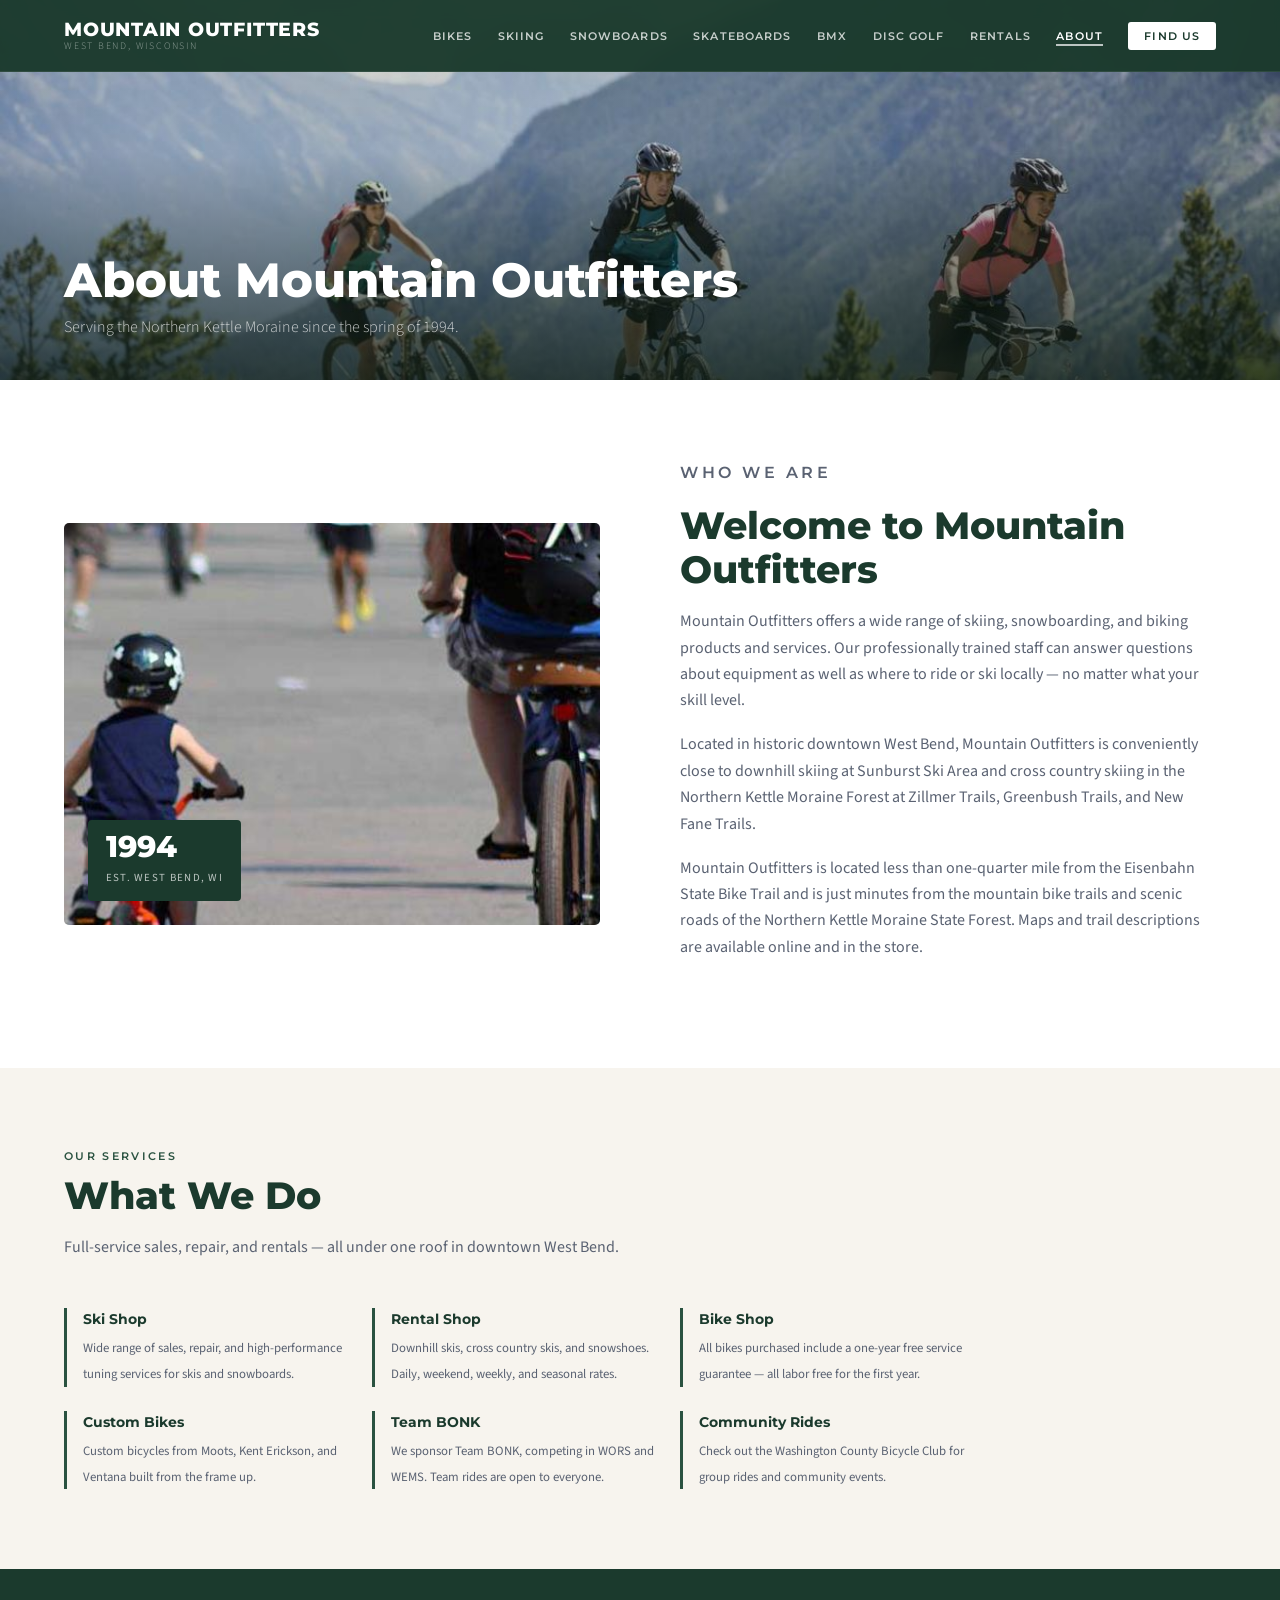
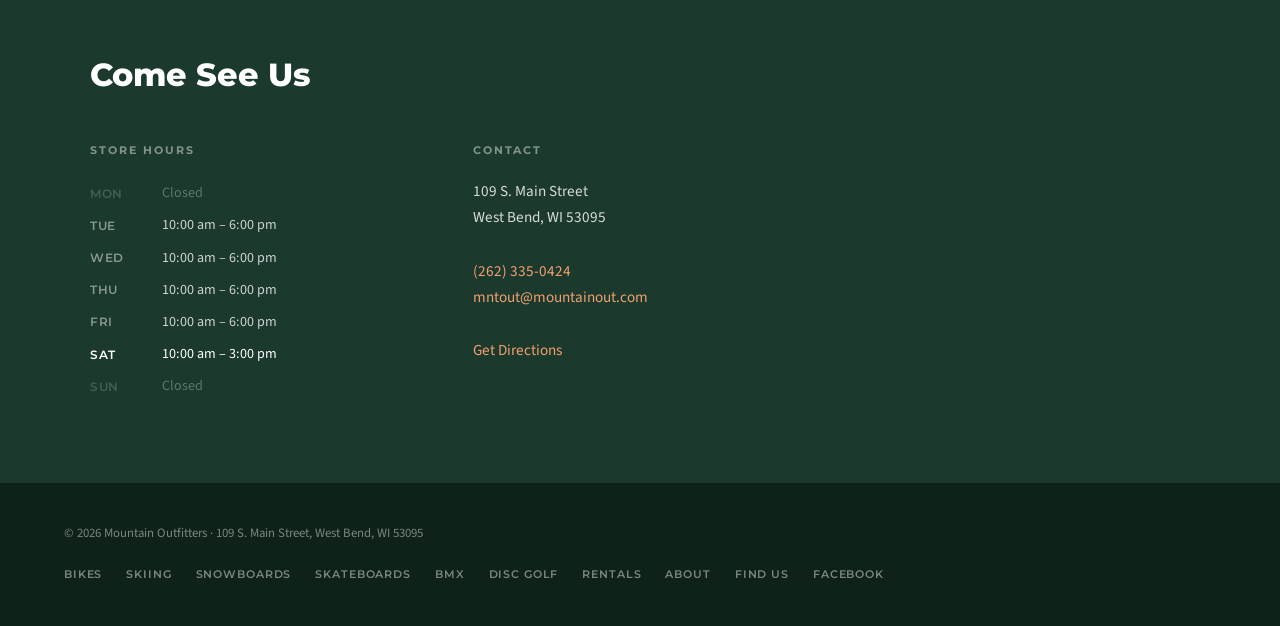
<file: about.html>
<!DOCTYPE html>
<html lang="en">
<head>
  <meta charset="UTF-8" />
  <meta name="viewport" content="width=device-width, initial-scale=1.0" />
  <title>About Us | Mountain Outfitters | West Bend, WI</title>
  <meta name="description" content="Mountain Outfitters has been serving the Northern Kettle Moraine since 1994. Learn about our history, our staff, and our commitment to the West Bend outdoor community." />
  <link rel="canonical" href="https://www.mountainout.com/about.html" />
  <link rel="preconnect" href="https://fonts.googleapis.com" />
  <link rel="preconnect" href="https://fonts.gstatic.com" crossorigin />
  <link href="https://fonts.googleapis.com/css2?family=Montserrat:wght@400;600;700;800&family=Source+Sans+3:wght@300;400;600&display=swap" rel="stylesheet" />
  <link rel="stylesheet" href="style.css" />
</head>
<body>

<nav class="nav">
  <a href="index.html" class="nav-logo">
    <span class="nav-logo-main">Mountain Outfitters</span>
    <span class="nav-logo-sub">West Bend, Wisconsin</span>
  </a>
  <ul class="nav-links">
    <li><a href="bikes.html">Bikes</a></li>
    <li><a href="skiing.html">Skiing</a></li>
    <li><a href="snowboards.html">Snowboards</a></li>
    <li><a href="skateboards.html">Skateboards</a></li>
    <li><a href="bmx.html">BMX</a></li>
    <li><a href="disc-golf.html">Disc Golf</a></li>
    <li><a href="rentals.html">Rentals</a></li>
    <li><a href="about.html" class="active">About</a></li>
    <li class="nav-cta"><a href="find-us.html">Find Us</a></li>
  </ul>
  <button class="nav-hamburger" aria-label="Open menu" onclick="toggleMenu()">
    <span></span><span></span><span></span>
  </button>
</nav>

<div class="mobile-menu" id="mobileMenu">
  <a href="bikes.html" onclick="toggleMenu()">Bikes</a>
  <a href="skiing.html" onclick="toggleMenu()">Skiing</a>
  <a href="snowboards.html" onclick="toggleMenu()">Snowboards</a>
  <a href="skateboards.html" onclick="toggleMenu()">Skateboards</a>
  <a href="bmx.html" onclick="toggleMenu()">BMX</a>
  <a href="disc-golf.html" onclick="toggleMenu()">Disc Golf</a>
  <a href="rentals.html" onclick="toggleMenu()">Rentals</a>
  <a href="about.html" onclick="toggleMenu()">About</a>
  <a href="find-us.html" onclick="toggleMenu()">Find Us</a>
</div>

<div class="page-header">
  <img class="page-header-img" src="images/store-main.jpg" alt="Mountain Outfitters storefront — 109 S. Main Street, West Bend, WI" loading="eager" />
  <div class="page-header-overlay"></div>
  <div class="page-header-content">
    <h1>About Mountain Outfitters</h1>
    <p>Serving the Northern Kettle Moraine since the spring of 1994.</p>
  </div>
</div>

<section style="background: var(--white);">
  <div class="about-inner">
    <div class="about-img-wrap">
      <img src="images/about1.jpg" alt="Mountain Outfitters — West Bend's ski and cycle resource center" loading="lazy" />
      <div class="about-year">
        <strong>1994</strong>
        <span>Est. West Bend, WI</span>
      </div>
    </div>
    <div class="about-text">
      <p class="section-label">Who We Are</p>
      <h2 class="section-title">Welcome to Mountain Outfitters</h2>
      <p>Mountain Outfitters offers a wide range of skiing, snowboarding, and biking products and services. Our professionally trained staff can answer questions about equipment as well as where to ride or ski locally — no matter what your skill level.</p>
      <p>Located in historic downtown West Bend, Mountain Outfitters is conveniently close to downhill skiing at Sunburst Ski Area and cross country skiing in the Northern Kettle Moraine Forest at Zillmer Trails, Greenbush Trails, and New Fane Trails.</p>
      <p>Mountain Outfitters is located less than one-quarter mile from the Eisenbahn State Bike Trail and is just minutes from the mountain bike trails and scenic roads of the Northern Kettle Moraine State Forest. Maps and trail descriptions are available online and in the store.</p>
    </div>
  </div>
</section>

<section style="background: var(--cream);">
  <p class="section-label">Our Services</p>
  <h2 class="section-title">What We Do</h2>
  <p class="section-intro">Full-service sales, repair, and rentals — all under one roof in downtown West Bend.</p>
  <div class="about-highlights" style="max-width:900px; display:grid; grid-template-columns: repeat(3,1fr); gap:1.5rem;">
    <div class="highlight">
      <strong>Ski Shop</strong>
      <span>Wide range of sales, repair, and high-performance tuning services for skis and snowboards.</span>
    </div>
    <div class="highlight">
      <strong>Rental Shop</strong>
      <span>Downhill skis, cross country skis, and snowshoes. Daily, weekend, weekly, and seasonal rates.</span>
    </div>
    <div class="highlight">
      <strong>Bike Shop</strong>
      <span>All bikes purchased include a one-year free service guarantee — all labor free for the first year.</span>
    </div>
    <div class="highlight">
      <strong>Custom Bikes</strong>
      <span>Custom bicycles from Moots, Kent Erickson, and Ventana built from the frame up.</span>
    </div>
    <div class="highlight">
      <strong>Team BONK</strong>
      <span>We sponsor Team BONK, competing in WORS and WEMS. Team rides are open to everyone.</span>
    </div>
    <div class="highlight">
      <strong>Community Rides</strong>
      <span>Check out the Washington County Bicycle Club for group rides and community events.</span>
    </div>
  </div>
</section>

<section class="contact-band">
  <div class="contact-inner">
    <h2>Come See Us</h2>
    <div class="contact-block">
      <h3>Store Hours</h3>
      <table class="hours-table">
        <tbody>
          <tr class="closed"><td>Mon</td><td>Closed</td></tr>
          <tr><td>Tue</td><td>10:00 am &ndash; 6:00 pm</td></tr>
          <tr><td>Wed</td><td>10:00 am &ndash; 6:00 pm</td></tr>
          <tr><td>Thu</td><td>10:00 am &ndash; 6:00 pm</td></tr>
          <tr><td>Fri</td><td>10:00 am &ndash; 6:00 pm</td></tr>
          <tr><td>Sat</td><td>10:00 am &ndash; 3:00 pm</td></tr>
          <tr class="closed"><td>Sun</td><td>Closed</td></tr>
        </tbody>
      </table>
    </div>
    <div class="contact-block">
      <h3>Contact</h3>
      <address>
        109 S. Main Street<br />
        West Bend, WI 53095<br /><br />
        <a href="tel:+12623350424">(262) 335-0424</a><br />
        <a href="mailto:mntout@mountainout.com">mntout@mountainout.com</a><br /><br />
        <a href="find-us.html">Get Directions</a>
      </address>
    </div>
  </div>
</section>

<footer>
  <p>&copy; <span id="yr"></span> Mountain Outfitters &middot; 109 S. Main Street, West Bend, WI 53095</p>
  <ul class="footer-links">
    <li><a href="bikes.html">Bikes</a></li>
    <li><a href="skiing.html">Skiing</a></li>
    <li><a href="snowboards.html">Snowboards</a></li>
    <li><a href="skateboards.html">Skateboards</a></li>
    <li><a href="bmx.html">BMX</a></li>
    <li><a href="disc-golf.html">Disc Golf</a></li>
    <li><a href="rentals.html">Rentals</a></li>
    <li><a href="about.html">About</a></li>
    <li><a href="find-us.html">Find Us</a></li>
    <li><a href="https://www.facebook.com/MountainOut/" target="_blank" rel="noopener">Facebook</a></li>
  </ul>
</footer>

<script>
  document.getElementById('yr').textContent = new Date().getFullYear();
  function toggleMenu() { document.getElementById('mobileMenu').classList.toggle('open'); }
  document.addEventListener('click', function(e) {
    const menu = document.getElementById('mobileMenu');
    if (menu.classList.contains('open') && !menu.contains(e.target) && !e.target.closest('.nav-hamburger')) menu.classList.remove('open');
  });
  const days = ['sun','mon','tue','wed','thu','fri','sat'];
  const today = days[new Date().getDay()];
  document.querySelectorAll('.hours-table tr td:first-child').forEach(td => {
    if (td.textContent.toLowerCase() === today) { td.closest('tr').classList.add('today'); td.closest('tr').classList.remove('closed'); }
  });
</script>
</body>
</html>
</file>
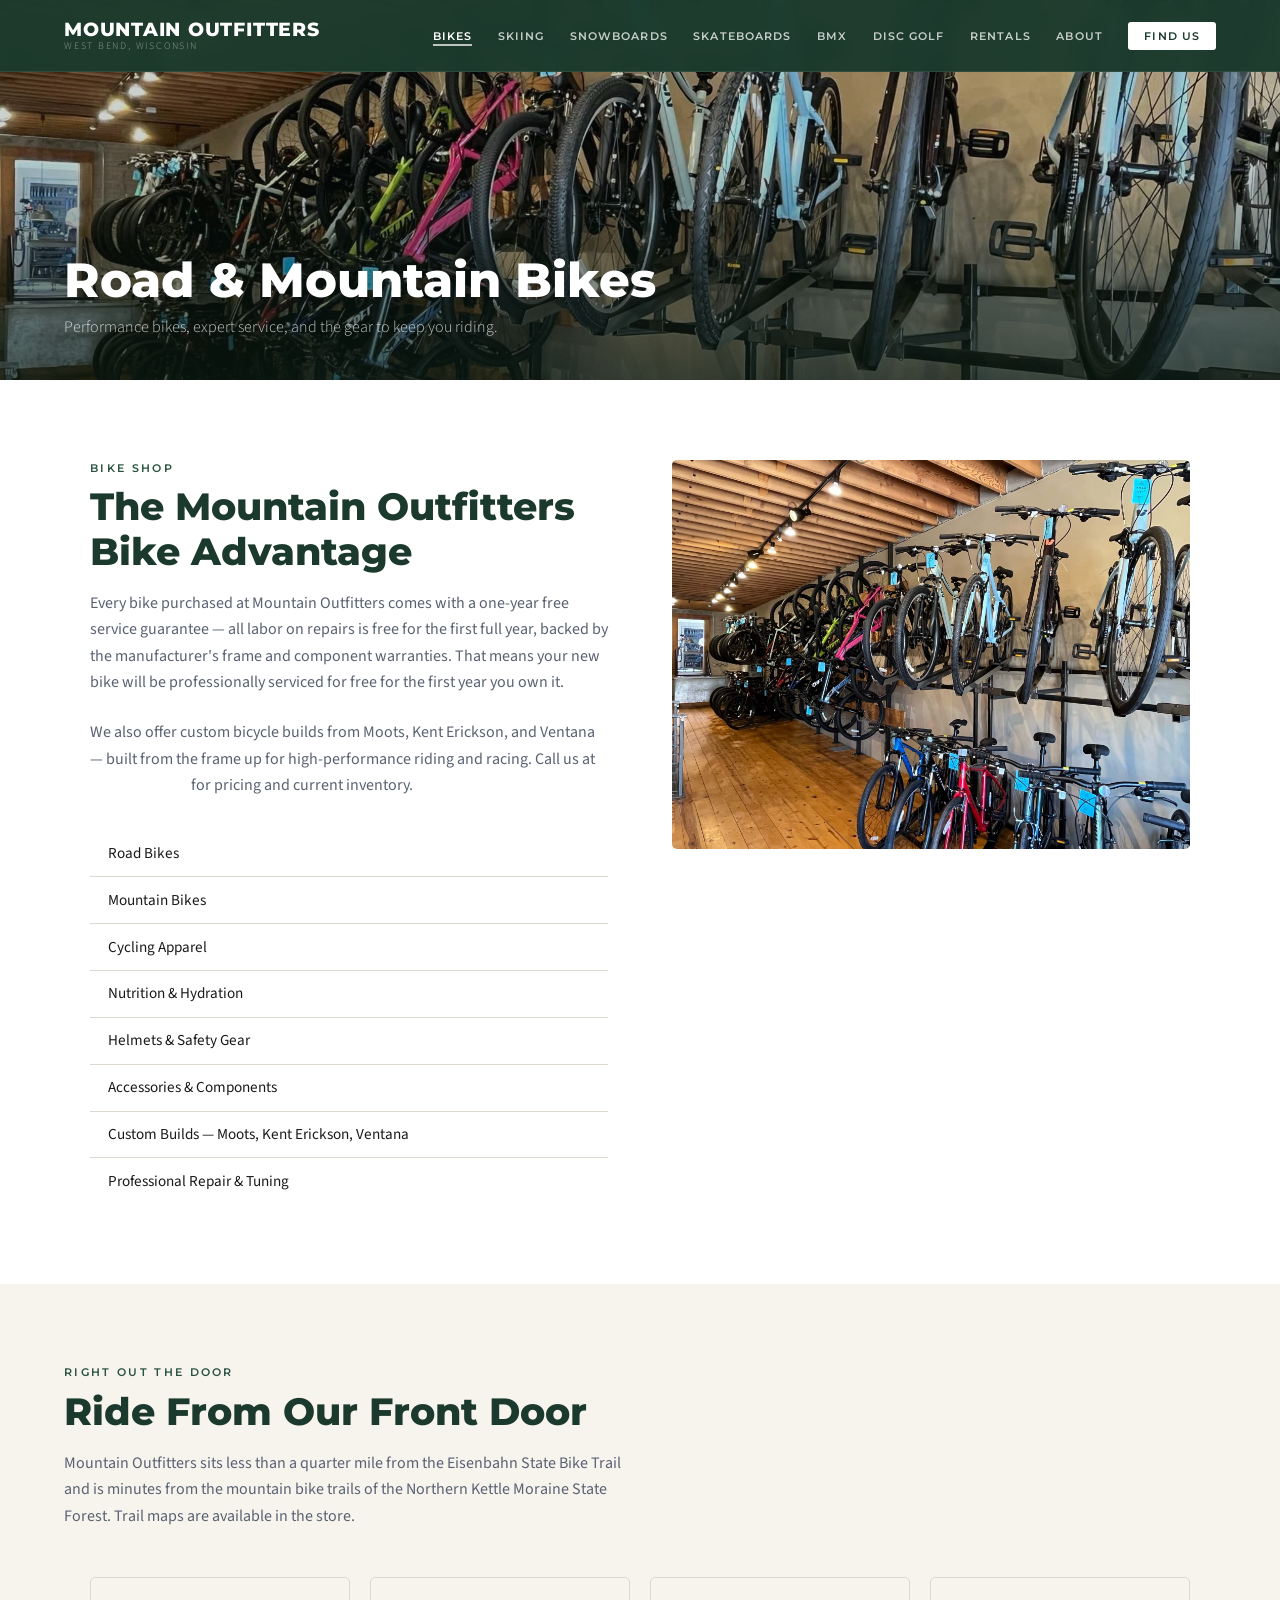
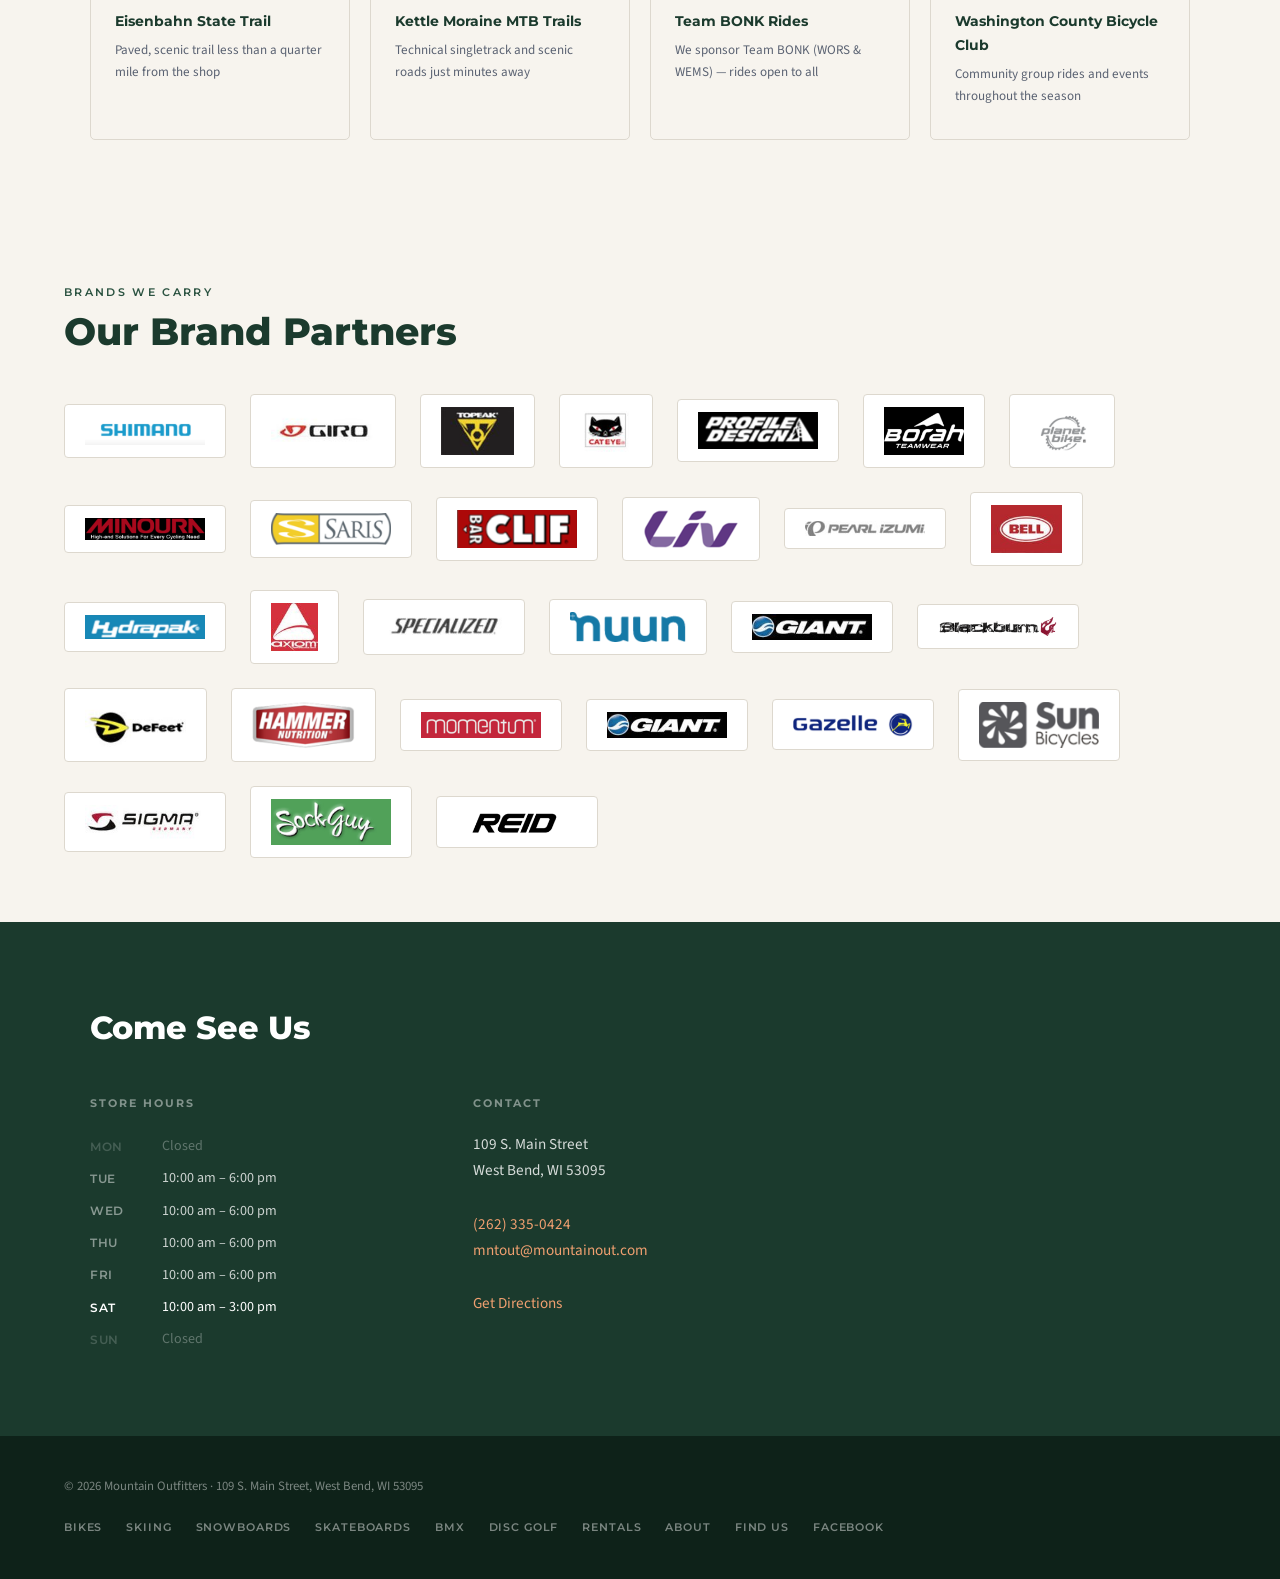
<file: bikes.html>
<!DOCTYPE html>
<html lang="en">
<head>
  <meta charset="UTF-8" />
  <meta name="viewport" content="width=device-width, initial-scale=1.0" />
  <title>Road & Mountain Bikes | Mountain Outfitters | West Bend, WI</title>
  <meta name="description" content="Road and mountain bikes, accessories, apparel, and nutrition at Mountain Outfitters in West Bend, WI. Custom bike builds from Moots, Kent Erickson, and Ventana. 1-year free service guarantee." />
  <link rel="canonical" href="https://www.mountainout.com/bikes.html" />
  <link rel="preconnect" href="https://fonts.googleapis.com" />
  <link rel="preconnect" href="https://fonts.gstatic.com" crossorigin />
  <link href="https://fonts.googleapis.com/css2?family=Montserrat:wght@400;600;700;800&family=Source+Sans+3:wght@300;400;600&display=swap" rel="stylesheet" />
  <link rel="stylesheet" href="style.css" />
</head>
<body>
<nav class="nav">
  <a href="index.html" class="nav-logo">
    <span class="nav-logo-main">Mountain Outfitters</span>
    <span class="nav-logo-sub">West Bend, Wisconsin</span>
  </a>
  <ul class="nav-links">
    <li><a href="bikes.html"  class="active">Bikes</a></li>
    <li><a href="skiing.html">Skiing</a></li>
    <li><a href="snowboards.html">Snowboards</a></li>
    <li><a href="skateboards.html">Skateboards</a></li>
    <li><a href="bmx.html">BMX</a></li>
    <li><a href="disc-golf.html">Disc Golf</a></li>
    <li><a href="rentals.html">Rentals</a></li>
    <li><a href="about.html">About</a></li>
    <li class="nav-cta"><a href="find-us.html">Find Us</a></li>
  </ul>
  <button class="nav-hamburger" aria-label="Open menu" onclick="toggleMenu()">
    <span></span><span></span><span></span>
  </button>
</nav>

<div class="mobile-menu" id="mobileMenu">
  <a href="bikes.html" onclick="toggleMenu()">Bikes</a>
  <a href="skiing.html" onclick="toggleMenu()">Skiing</a>
  <a href="snowboards.html" onclick="toggleMenu()">Snowboards</a>
  <a href="skateboards.html" onclick="toggleMenu()">Skateboards</a>
  <a href="bmx.html" onclick="toggleMenu()">BMX</a>
  <a href="disc-golf.html" onclick="toggleMenu()">Disc Golf</a>
  <a href="rentals.html" onclick="toggleMenu()">Rentals</a>
  <a href="about.html" onclick="toggleMenu()">About</a>
  <a href="find-us.html" onclick="toggleMenu()">Find Us</a>
</div>

<div class="page-header">
  <img class="page-header-img" src="images/MTN Bikes.jpg" alt="Mountain bikes at Mountain Outfitters — West Bend, WI" loading="eager" />
  <div class="page-header-overlay"></div>
  <div class="page-header-content">
    <h1>Road &amp; Mountain Bikes</h1>
    <p>Performance bikes, expert service, and the gear to keep you riding.</p>
  </div>
</div>

<section style="background:var(--white);">
  <div class="product-content">
    <div>
      <p class="section-label">Bike Shop</p>
      <h2 class="section-title">The Mountain Outfitters Bike Advantage</h2>
      <p style="color:var(--muted); margin-bottom:1.5rem;">Every bike purchased at Mountain Outfitters comes with a one-year free service guarantee — all labor on repairs is free for the first full year, backed by the manufacturer&#39;s frame and component warranties. That means your new bike will be professionally serviced for free for the first year you own it.</p>
      <p style="color:var(--muted); margin-bottom:2rem;">We also offer custom bicycle builds from Moots, Kent Erickson, and Ventana — built from the frame up for high-performance riding and racing. Call us at <a href="tel:+12623350424" style="color:#fff;">(262) 335-0424</a> for pricing and current inventory.</p>
      <ul class="product-list">
        <li>Road Bikes</li>
        <li>Mountain Bikes</li>
        <li>Cycling Apparel</li>
        <li>Nutrition &amp; Hydration</li>
        <li>Helmets &amp; Safety Gear</li>
        <li>Accessories &amp; Components</li>
        <li>Custom Builds — Moots, Kent Erickson, Ventana</li>
        <li>Professional Repair &amp; Tuning</li>
      </ul>
    </div>
    <div class="product-img">
      <img src="images/MTN Bikes.jpg" alt="Mountain bikes at Mountain Outfitters — West Bend, WI" loading="lazy" />
    </div>
  </div>
</section>

<section style="background:var(--cream);">
  <p class="section-label">Right Out the Door</p>
  <h2 class="section-title">Ride From Our Front Door</h2>
  <p class="section-intro">Mountain Outfitters sits less than a quarter mile from the Eisenbahn State Bike Trail and is minutes from the mountain bike trails of the Northern Kettle Moraine State Forest. Trail maps are available in the store.</p>
  <div class="trails-grid">
    <div class="trail-card">
      <h4>Eisenbahn State Trail</h4>
      <p>Paved, scenic trail less than a quarter mile from the shop</p>
    </div>
    <div class="trail-card">
      <h4>Kettle Moraine MTB Trails</h4>
      <p>Technical singletrack and scenic roads just minutes away</p>
    </div>
    <div class="trail-card">
      <h4>Team BONK Rides</h4>
      <p>We sponsor Team BONK (WORS &amp; WEMS) — rides open to all</p>
    </div>
    <div class="trail-card">
      <h4>Washington County Bicycle Club</h4>
      <p>Community group rides and events throughout the season</p>
    </div>
  </div>
</section>
<section style="background:var(--cream); padding:4rem 5%;">
  <p class="section-label">Brands We Carry</p>
  <h2 class="section-title" style="margin-bottom:2.5rem;">Our Brand Partners</h2>
  <ul class="brands-list">
    <li><img src="images/brands/bikes/00_ae83d52f.png" alt="Brand carried by Mountain Outfitters" loading="lazy" /></li>
    <li><img src="images/brands/bikes/01_f59ac16e.jpg" alt="Brand carried by Mountain Outfitters" loading="lazy" /></li>
    <li><img src="images/brands/bikes/02_fad1fe47.jpg" alt="Brand carried by Mountain Outfitters" loading="lazy" /></li>
    <li><img src="images/brands/bikes/03_2539d7aa.jpg" alt="Brand carried by Mountain Outfitters" loading="lazy" /></li>
    <li><img src="images/brands/bikes/05_9538b22e.png" alt="Brand carried by Mountain Outfitters" loading="lazy" /></li>
    <li><img src="images/brands/bikes/06_da82fef3.jpg" alt="Brand carried by Mountain Outfitters" loading="lazy" /></li>
    <li><img src="images/brands/bikes/07_9c8b1360.jpg" alt="Brand carried by Mountain Outfitters" loading="lazy" /></li>
    <li><img src="images/brands/bikes/08_7518c653.png" alt="Brand carried by Mountain Outfitters" loading="lazy" /></li>
    <li><img src="images/brands/bikes/09_2a10f5b5.png" alt="Brand carried by Mountain Outfitters" loading="lazy" /></li>
    <li><img src="images/brands/bikes/10_e9f72bc0.png" alt="Brand carried by Mountain Outfitters" loading="lazy" /></li>
    <li><img src="images/brands/bikes/11_b330dee8.png" alt="Brand carried by Mountain Outfitters" loading="lazy" /></li>
    <li><img src="images/brands/bikes/12_dd5b77e1.jpg" alt="Brand carried by Mountain Outfitters" loading="lazy" /></li>
    <li><img src="images/brands/bikes/13_6bf3f227.jpg" alt="Brand carried by Mountain Outfitters" loading="lazy" /></li>
    <li><img src="images/brands/bikes/15_67b62169.png" alt="Brand carried by Mountain Outfitters" loading="lazy" /></li>
    <li><img src="images/brands/bikes/16_a1118182.jpg" alt="Brand carried by Mountain Outfitters" loading="lazy" /></li>
    <li><img src="images/brands/bikes/17_ca25a712.jpg" alt="Brand carried by Mountain Outfitters" loading="lazy" /></li>
    <li><img src="images/brands/bikes/18_36c105ff.png" alt="Brand carried by Mountain Outfitters" loading="lazy" /></li>
    <li><img src="images/brands/bikes/19_ce22dc41.jpg" alt="Brand carried by Mountain Outfitters" loading="lazy" /></li>
    <li><img src="images/brands/bikes/20_e0ab39f9.jpg" alt="Brand carried by Mountain Outfitters" loading="lazy" /></li>
    <li><img src="images/brands/bikes/21_75aefa33.jpg" alt="Brand carried by Mountain Outfitters" loading="lazy" /></li>
    <li><img src="images/brands/bikes/22_fa13d20e.png" alt="Brand carried by Mountain Outfitters" loading="lazy" /></li>
    <li><img src="images/brands/bikes/23_df5863e6.png" alt="Brand carried by Mountain Outfitters" loading="lazy" /></li>
    <li><img src="images/brands/bikes/24_719373e5.jpg" alt="Brand carried by Mountain Outfitters" loading="lazy" /></li>
    <li><img src="images/brands/bikes/25_8b8c3042.png" alt="Brand carried by Mountain Outfitters" loading="lazy" /></li>
    <li><img src="images/brands/bikes/26_28621809.png" alt="Brand carried by Mountain Outfitters" loading="lazy" /></li>
    <li><img src="images/brands/bikes/27_20f9633f.jpg" alt="Brand carried by Mountain Outfitters" loading="lazy" /></li>
    <li><img src="images/brands/bikes/28_d4810f40.png" alt="Brand carried by Mountain Outfitters" loading="lazy" /></li>
    <li><img src="images/brands/bikes/29_83f558ba.png" alt="Brand carried by Mountain Outfitters" loading="lazy" /></li>
  </ul>
</section>

<section class="contact-band">
  <div class="contact-inner">
    <h2>Come See Us</h2>
    <div class="contact-block">
      <h3>Store Hours</h3>
      <table class="hours-table">
        <tbody>
          <tr class="closed"><td>Mon</td><td>Closed</td></tr>
          <tr><td>Tue</td><td>10:00 am &ndash; 6:00 pm</td></tr>
          <tr><td>Wed</td><td>10:00 am &ndash; 6:00 pm</td></tr>
          <tr><td>Thu</td><td>10:00 am &ndash; 6:00 pm</td></tr>
          <tr><td>Fri</td><td>10:00 am &ndash; 6:00 pm</td></tr>
          <tr><td>Sat</td><td>10:00 am &ndash; 3:00 pm</td></tr>
          <tr class="closed"><td>Sun</td><td>Closed</td></tr>
        </tbody>
      </table>
    </div>
    <div class="contact-block">
      <h3>Contact</h3>
      <address>
        109 S. Main Street<br />
        West Bend, WI 53095<br /><br />
        <a href="tel:+12623350424">(262) 335-0424</a><br />
        <a href="mailto:mntout@mountainout.com">mntout@mountainout.com</a><br /><br />
        <a href="find-us.html">Get Directions</a>
      </address>
    </div>
  </div>
</section>
<footer>
  <p>&copy; <span id="yr"></span> Mountain Outfitters &middot; 109 S. Main Street, West Bend, WI 53095</p>
  <ul class="footer-links">
    <li><a href="bikes.html">Bikes</a></li>
    <li><a href="skiing.html">Skiing</a></li>
    <li><a href="snowboards.html">Snowboards</a></li>
    <li><a href="skateboards.html">Skateboards</a></li>
    <li><a href="bmx.html">BMX</a></li>
    <li><a href="disc-golf.html">Disc Golf</a></li>
    <li><a href="rentals.html">Rentals</a></li>
    <li><a href="about.html">About</a></li>
    <li><a href="find-us.html">Find Us</a></li>
    <li><a href="https://www.facebook.com/MountainOut/" target="_blank" rel="noopener">Facebook</a></li>
  </ul>
</footer>
<script>
  document.getElementById('yr').textContent = new Date().getFullYear();
  function toggleMenu() { document.getElementById('mobileMenu').classList.toggle('open'); }
  document.addEventListener('click', function(e) {
    const menu = document.getElementById('mobileMenu');
    if (menu.classList.contains('open') && !menu.contains(e.target) && !e.target.closest('.nav-hamburger')) menu.classList.remove('open');
  });
  const days = ['sun','mon','tue','wed','thu','fri','sat'];
  const today = days[new Date().getDay()];
  document.querySelectorAll('.hours-table tr td:first-child').forEach(td => {
    if (td.textContent.toLowerCase() === today) { td.closest('tr').classList.add('today'); td.closest('tr').classList.remove('closed'); }
  });
</script>
</body>
</html>
</file>
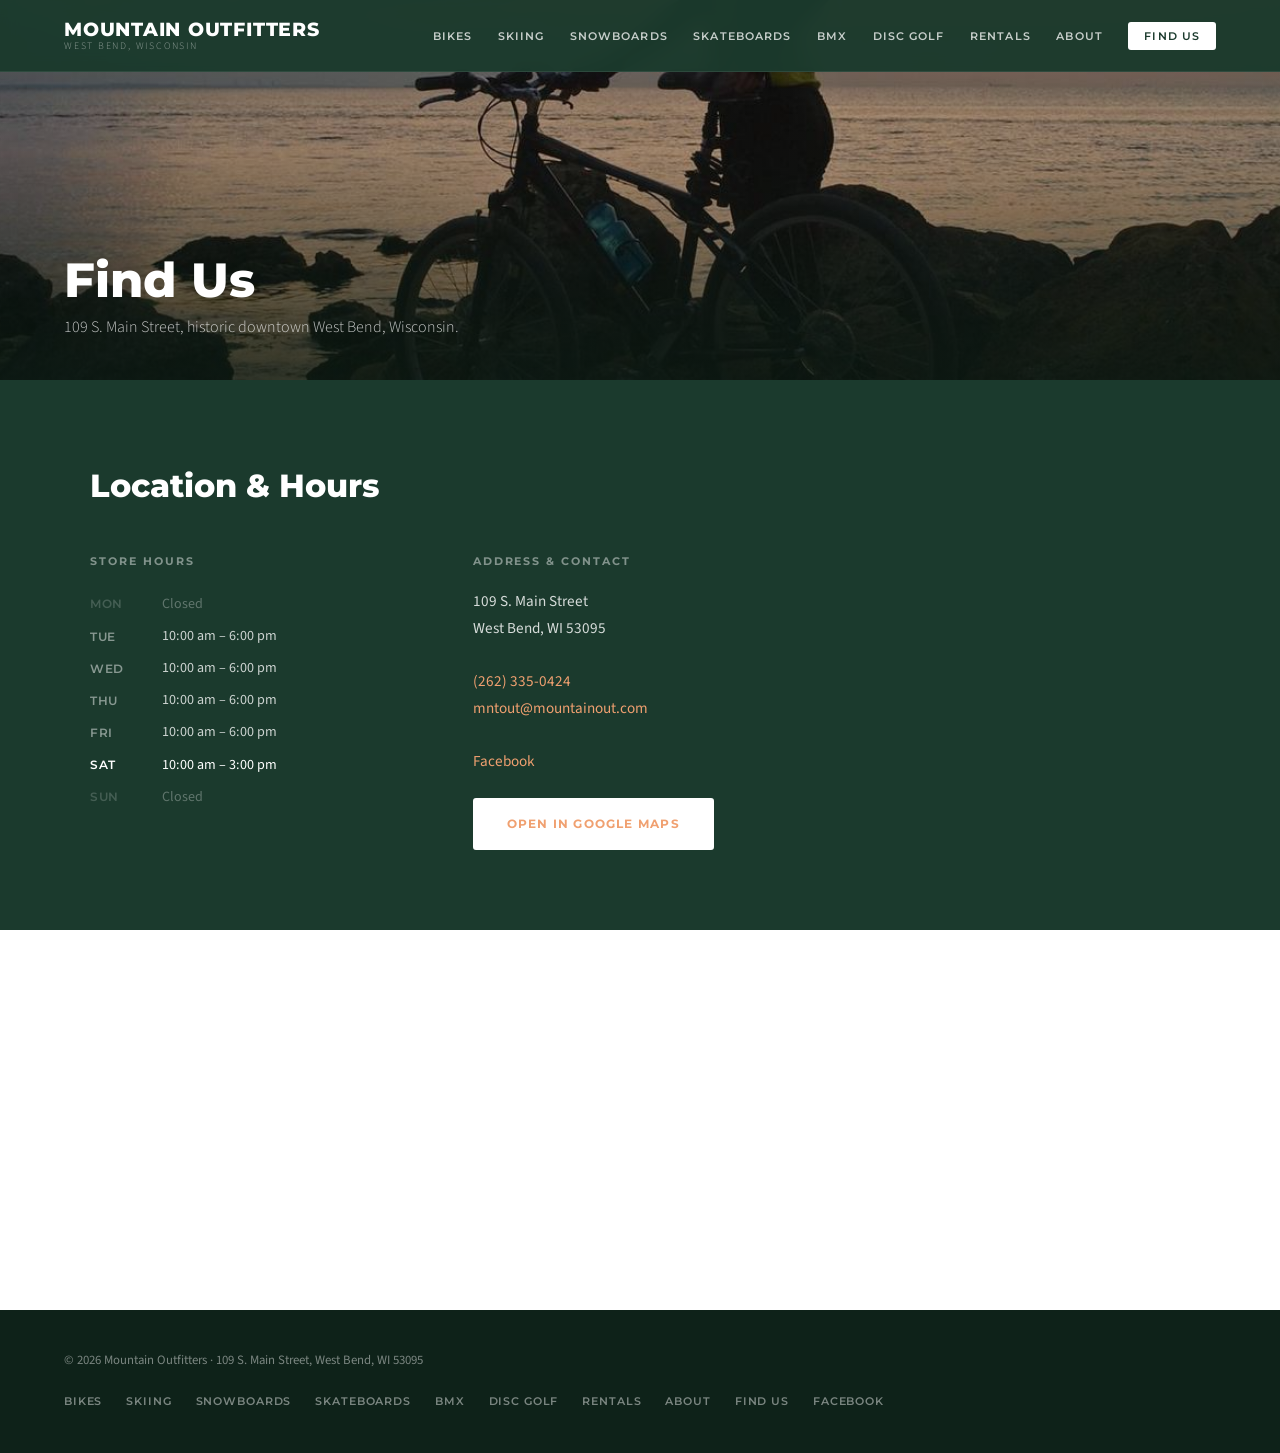
<file: find-us.html>
<!DOCTYPE html>
<html lang="en">
<head>
  <meta charset="UTF-8" />
  <meta name="viewport" content="width=device-width, initial-scale=1.0" />
  <title>Find Us | Mountain Outfitters | West Bend, WI</title>
  <meta name="description" content="Mountain Outfitters is located at 109 S. Main Street in historic downtown West Bend, WI 53095. Store hours, directions, phone, and contact information." />
  <link rel="canonical" href="https://www.mountainout.com/find-us.html" />
  <link rel="preconnect" href="https://fonts.googleapis.com" />
  <link rel="preconnect" href="https://fonts.gstatic.com" crossorigin />
  <link href="https://fonts.googleapis.com/css2?family=Montserrat:wght@400;600;700;800&family=Source+Sans+3:wght@300;400;600&display=swap" rel="stylesheet" />
  <link rel="stylesheet" href="style.css" />
</head>
<body>
<nav class="nav">
  <a href="index.html" class="nav-logo">
    <span class="nav-logo-main">Mountain Outfitters</span>
    <span class="nav-logo-sub">West Bend, Wisconsin</span>
  </a>
  <ul class="nav-links">
    <li><a href="bikes.html">Bikes</a></li>
    <li><a href="skiing.html">Skiing</a></li>
    <li><a href="snowboards.html">Snowboards</a></li>
    <li><a href="skateboards.html">Skateboards</a></li>
    <li><a href="bmx.html">BMX</a></li>
    <li><a href="disc-golf.html">Disc Golf</a></li>
    <li><a href="rentals.html">Rentals</a></li>
    <li><a href="about.html">About</a></li>
    <li class="nav-cta"><a href="find-us.html"  class="active">Find Us</a></li>
  </ul>
  <button class="nav-hamburger" aria-label="Open menu" onclick="toggleMenu()">
    <span></span><span></span><span></span>
  </button>
</nav>

<div class="mobile-menu" id="mobileMenu">
  <a href="bikes.html" onclick="toggleMenu()">Bikes</a>
  <a href="skiing.html" onclick="toggleMenu()">Skiing</a>
  <a href="snowboards.html" onclick="toggleMenu()">Snowboards</a>
  <a href="skateboards.html" onclick="toggleMenu()">Skateboards</a>
  <a href="bmx.html" onclick="toggleMenu()">BMX</a>
  <a href="disc-golf.html" onclick="toggleMenu()">Disc Golf</a>
  <a href="rentals.html" onclick="toggleMenu()">Rentals</a>
  <a href="about.html" onclick="toggleMenu()">About</a>
  <a href="find-us.html" onclick="toggleMenu()">Find Us</a>
</div>

<div class="page-header">
  <img class="page-header-img" src="images/findus1.jpg" alt="Downtown West Bend, Wisconsin" loading="eager"
       onerror="this.src='https://images.unsplash.com/photo-1486325212027-8081e485255e?w=1400&q=85&fit=crop'" />
  <div class="page-header-overlay"></div>
  <div class="page-header-content">
    <h1>Find Us</h1>
    <p>109 S. Main Street, historic downtown West Bend, Wisconsin.</p>
  </div>
</div>

<section class="contact-band" style="padding: 5rem 5%;">
  <div class="contact-inner">
    <h2>Location &amp; Hours</h2>
    <div class="contact-block">
      <h3>Store Hours</h3>
      <table class="hours-table">
        <tbody>
          <tr class="closed"><td>Mon</td><td>Closed</td></tr>
          <tr><td>Tue</td><td>10:00 am &ndash; 6:00 pm</td></tr>
          <tr><td>Wed</td><td>10:00 am &ndash; 6:00 pm</td></tr>
          <tr><td>Thu</td><td>10:00 am &ndash; 6:00 pm</td></tr>
          <tr><td>Fri</td><td>10:00 am &ndash; 6:00 pm</td></tr>
          <tr><td>Sat</td><td>10:00 am &ndash; 3:00 pm</td></tr>
          <tr class="closed"><td>Sun</td><td>Closed</td></tr>
        </tbody>
      </table>
    </div>
    <div class="contact-block">
      <h3>Address &amp; Contact</h3>
      <address>
        109 S. Main Street<br />
        West Bend, WI 53095<br /><br />
        <a href="tel:+12623350424">(262) 335-0424</a><br />
        <a href="mailto:mntout@mountainout.com">mntout@mountainout.com</a><br /><br />
        <a href="https://www.facebook.com/MountainOut/" target="_blank" rel="noopener">Facebook</a>
      </address>
      <a href="https://maps.google.com/?q=109+S+Main+Street+West+Bend+WI+53095" target="_blank" rel="noopener" class="btn btn-primary" style="margin-top:1.5rem; display:inline-block;">Open in Google Maps</a>
    </div>
  </div>
</section>

<div class="map-strip">
  <iframe
    src="https://www.google.com/maps/embed?pb=!1m18!1m12!1m3!1d2902.5!2d-88.1840!3d43.4250!2m3!1f0!2f0!3f0!3m2!1i1024!2i768!4f13.1!3m3!1m2!1s0x8804e4397fc9e3ff%3A0x89fdb8f95e4a3e41!2s109%20S%20Main%20St%2C%20West%20Bend%2C%20WI%2053095!5e0!3m2!1sen!2sus!4v1"
    allowfullscreen
    loading="lazy"
    referrerpolicy="no-referrer-when-downgrade"
    title="Mountain Outfitters — 109 S. Main Street, West Bend, WI 53095"
  ></iframe>
</div>
<footer>
  <p>&copy; <span id="yr"></span> Mountain Outfitters &middot; 109 S. Main Street, West Bend, WI 53095</p>
  <ul class="footer-links">
    <li><a href="bikes.html">Bikes</a></li>
    <li><a href="skiing.html">Skiing</a></li>
    <li><a href="snowboards.html">Snowboards</a></li>
    <li><a href="skateboards.html">Skateboards</a></li>
    <li><a href="bmx.html">BMX</a></li>
    <li><a href="disc-golf.html">Disc Golf</a></li>
    <li><a href="rentals.html">Rentals</a></li>
    <li><a href="about.html">About</a></li>
    <li><a href="find-us.html">Find Us</a></li>
    <li><a href="https://www.facebook.com/MountainOut/" target="_blank" rel="noopener">Facebook</a></li>
  </ul>
</footer>
<script>
  document.getElementById('yr').textContent = new Date().getFullYear();
  function toggleMenu() { document.getElementById('mobileMenu').classList.toggle('open'); }
  document.addEventListener('click', function(e) {
    const menu = document.getElementById('mobileMenu');
    if (menu.classList.contains('open') && !menu.contains(e.target) && !e.target.closest('.nav-hamburger')) menu.classList.remove('open');
  });
  const days = ['sun','mon','tue','wed','thu','fri','sat'];
  const today = days[new Date().getDay()];
  document.querySelectorAll('.hours-table tr td:first-child').forEach(td => {
    if (td.textContent.toLowerCase() === today) { td.closest('tr').classList.add('today'); td.closest('tr').classList.remove('closed'); }
  });
</script>
</body>
</html>
</file>
<file: style.css>
*, *::before, *::after { box-sizing: border-box; margin: 0; padding: 0; }

:root {
  --green:      #1B3A2D;
  --green-mid:  #2A5240;
  --amber:      #FFFFFF;
  --amber-light:#E8E4DC;
  --cream:      #F7F4EE;
  --white:      #FFFFFF;
  --text:       #1A1A1A;
  --muted:      #5A6272;
  --border:     #DDD8CE;
  --nav-h:      72px;
}

html { scroll-behavior: smooth; }

body {
  font-family: 'Source Sans 3', sans-serif;
  font-weight: 400;
  color: var(--text);
  background: var(--white);
  line-height: 1.65;
  -webkit-font-smoothing: antialiased;
}

/* ── NAV ── */
.nav {
  position: fixed;
  top: 0; left: 0; right: 0;
  height: var(--nav-h);
  background: rgba(27, 58, 45, 0.97);
  backdrop-filter: blur(8px);
  z-index: 100;
  display: flex;
  align-items: center;
  padding: 0 5%;
  justify-content: space-between;
  border-bottom: 1px solid rgba(255,255,255,0.08);
}

.nav-logo {
  display: flex;
  flex-direction: column;
  text-decoration: none;
  line-height: 1.1;
  flex-shrink: 0;
}
.nav-logo-main {
  font-family: 'Montserrat', sans-serif;
  font-weight: 800;
  font-size: 1.2rem;
  color: #fff;
  letter-spacing: 0.04em;
  text-transform: uppercase;
}
.nav-logo-sub {
  font-family: 'Source Sans 3', sans-serif;
  font-weight: 300;
  font-size: 0.62rem;
  color: rgba(255,255,255,0.5);
  letter-spacing: 0.18em;
  text-transform: uppercase;
}

.nav-links {
  display: flex;
  gap: 1.6rem;
  list-style: none;
  align-items: center;
}
.nav-links a {
  font-family: 'Montserrat', sans-serif;
  font-weight: 600;
  font-size: 0.68rem;
  color: rgba(255,255,255,0.75);
  text-decoration: none;
  letter-spacing: 0.1em;
  text-transform: uppercase;
  transition: color 0.2s;
  white-space: nowrap;
}
.nav-links a:hover,
.nav-links a.active { color: #fff; }
.nav-links a.active { border-bottom: 2px solid rgba(255,255,255,0.7); padding-bottom: 1px; }
.nav-links .nav-cta a {
  background: #fff;
  color: var(--green);
  padding: 0.45rem 1rem;
  border-radius: 3px;
  border-bottom: none !important;
  transition: background 0.2s;
}
.nav-links .nav-cta a:hover { background: var(--amber-light); }

.nav-hamburger {
  display: none;
  flex-direction: column;
  gap: 5px;
  cursor: pointer;
  background: none;
  border: none;
  padding: 4px;
}
.nav-hamburger span {
  display: block;
  width: 24px; height: 2px;
  background: #fff;
  border-radius: 2px;
  transition: all 0.25s;
}

.mobile-menu {
  display: none;
  position: fixed;
  top: var(--nav-h); left: 0; right: 0;
  background: var(--green);
  z-index: 99;
  padding: 1rem 5%;
  flex-direction: column;
  gap: 0;
  box-shadow: 0 8px 24px rgba(0,0,0,0.3);
}
.mobile-menu.open { display: flex; }
.mobile-menu a {
  font-family: 'Montserrat', sans-serif;
  font-weight: 600;
  font-size: 0.85rem;
  color: rgba(255,255,255,0.8);
  text-decoration: none;
  text-transform: uppercase;
  letter-spacing: 0.08em;
  padding: 0.85rem 0;
  border-bottom: 1px solid rgba(255,255,255,0.08);
}
.mobile-menu a:last-child { border-bottom: none; }
.mobile-menu a:hover { color: #fff; }

/* ── PAGE HEADER ── */
.page-header {
  position: relative;
  padding-top: var(--nav-h);
  height: 380px;
  display: flex;
  align-items: flex-end;
  overflow: hidden;
}
.page-header-img {
  position: absolute;
  inset: 0;
  width: 100%; height: 100%;
  object-fit: cover;
  object-position: center 40%;
}
.page-header-overlay {
  position: absolute;
  inset: 0;
  background: linear-gradient(to top, rgba(10,26,18,0.75) 0%, rgba(10,26,18,0.2) 60%);
}
.page-header-content {
  position: relative;
  z-index: 2;
  padding: 0 5% 2.5rem;
}
.page-header-content h1 {
  font-family: 'Montserrat', sans-serif;
  font-weight: 800;
  font-size: clamp(2rem, 4vw, 3rem);
  color: #fff;
  line-height: 1.1;
  margin-bottom: 0.4rem;
}
.page-header-content p {
  color: rgba(255,255,255,0.75);
  font-size: 1rem;
  font-weight: 300;
  max-width: 520px;
}

/* ── HERO (home only) ── */
.hero {
  position: relative;
  height: 100vh;
  min-height: 600px;
  max-height: 900px;
  display: flex;
  align-items: center;
  overflow: hidden;
}
.hero-img {
  position: absolute;
  inset: 0;
  width: 100%; height: 100%;
  object-fit: cover;
  object-position: center 30%;
}
.hero-overlay {
  position: absolute;
  inset: 0;
  background: linear-gradient(135deg, rgba(10,26,18,0.72) 0%, rgba(10,26,18,0.35) 60%, transparent 100%);
}
.hero-content {
  position: relative;
  z-index: 2;
  padding: 0 5%;
  max-width: 680px;
  margin-top: var(--nav-h);
}
.hero-eyebrow {
  font-family: 'Montserrat', sans-serif;
  font-weight: 600;
  font-size: 0.7rem;
  letter-spacing: 0.2em;
  text-transform: uppercase;
  color: rgba(255,255,255,0.65);
  margin-bottom: 1rem;
}
.hero h1 {
  font-family: 'Montserrat', sans-serif;
  font-weight: 800;
  font-size: clamp(2.4rem, 5vw, 4rem);
  line-height: 1.1;
  color: #fff;
  margin-bottom: 1.25rem;
  letter-spacing: -0.01em;
}
.hero h1 em {
  font-style: normal;
  color: #F0A070;
}
.hero-desc {
  font-size: 1.05rem;
  color: rgba(255,255,255,0.82);
  margin-bottom: 2rem;
  max-width: 480px;
  font-weight: 300;
}
.hero-actions { display: flex; gap: 1rem; flex-wrap: wrap; }

.hero-badge {
  position: absolute;
  bottom: 2.5rem; right: 5%;
  z-index: 2;
  background: rgba(255,255,255,0.1);
  backdrop-filter: blur(6px);
  border: 1px solid rgba(255,255,255,0.2);
  border-radius: 8px;
  padding: 1rem 1.4rem;
  text-align: center;
  color: #fff;
}
.hero-badge strong {
  display: block;
  font-family: 'Montserrat', sans-serif;
  font-weight: 800;
  font-size: 1.8rem;
  line-height: 1;
}
.hero-badge span {
  font-size: 0.68rem;
  letter-spacing: 0.12em;
  text-transform: uppercase;
  opacity: 0.7;
}

/* ── BUTTONS ── */
.btn {
  display: inline-block;
  font-family: 'Montserrat', sans-serif;
  font-weight: 700;
  font-size: 0.76rem;
  letter-spacing: 0.1em;
  text-transform: uppercase;
  text-decoration: none;
  padding: 0.85rem 2rem;
  border-radius: 3px;
  transition: all 0.2s;
  cursor: pointer;
  border: 2px solid transparent;
}
.btn-primary { background: #fff; color: var(--green); border-color: #fff; }
.btn-primary:hover { background: var(--amber-light); border-color: var(--amber-light); color: var(--green); }
.btn-outline { background: transparent; color: #fff; border-color: rgba(255,255,255,0.6); }
.btn-outline:hover { border-color: #fff; background: rgba(255,255,255,0.1); }
.btn-green { background: var(--green); color: #fff; border-color: var(--green); }
.btn-green:hover { background: var(--green-mid); border-color: var(--green-mid); }

/* ── SECTION UTILS ── */
section { padding: 5rem 5%; }
.section-label {
  font-family: 'Montserrat', sans-serif;
  font-weight: 600;
  font-size: 0.66rem;
  letter-spacing: 0.22em;
  text-transform: uppercase;
  color: var(--green-mid);
  margin-bottom: 0.5rem;
}
h2.section-title {
  font-family: 'Montserrat', sans-serif;
  font-weight: 800;
  font-size: clamp(1.6rem, 3vw, 2.4rem);
  line-height: 1.15;
  color: var(--green);
  margin-bottom: 1rem;
}
.section-intro {
  font-size: 1rem;
  color: var(--muted);
  max-width: 560px;
  margin-bottom: 3rem;
}

/* ── HOME: CATEGORIES GRID ── */
.categories { background: var(--cream); }
.categories-grid {
  display: grid;
  grid-template-columns: repeat(3, 1fr);
  gap: 1.25rem;
}
.cat-card {
  position: relative;
  border-radius: 5px;
  overflow: hidden;
  aspect-ratio: 4/3;
  text-decoration: none;
  display: block;
}
.cat-card img {
  width: 100%; height: 100%;
  object-fit: cover;
  transition: transform 0.5s ease;
}
.cat-card:hover img { transform: scale(1.05); }
.cat-card-overlay {
  position: absolute; inset: 0;
  background: linear-gradient(to top, rgba(10,26,18,0.78) 0%, rgba(10,26,18,0.1) 55%);
  transition: background 0.3s;
}
.cat-card:hover .cat-card-overlay {
  background: linear-gradient(to top, rgba(10,26,18,0.88) 0%, rgba(10,26,18,0.28) 55%);
}
.cat-card-label {
  position: absolute;
  bottom: 0; left: 0; right: 0;
  padding: 1.5rem 1.25rem 1.2rem;
  color: #fff;
}
.cat-card-label h3 {
  font-family: 'Montserrat', sans-serif;
  font-weight: 800;
  font-size: 1.1rem;
  margin-bottom: 0.2rem;
}
.cat-card-label p { font-size: 0.78rem; color: rgba(255,255,255,0.68); font-weight: 300; }
.cat-card-wide { grid-column: span 2; aspect-ratio: 16/7; }

/* ── ABOUT SECTION ── */
.about-inner {
  display: grid;
  grid-template-columns: 1fr 1fr;
  gap: 5rem;
  align-items: center;
  max-width: 1200px;
  margin: 0 auto;
}
.about-img-wrap {
  position: relative;
  border-radius: 5px;
  overflow: hidden;
}
.about-img-wrap img {
  width: 100%;
  aspect-ratio: 4/3;
  object-fit: cover;
  display: block;
}
.about-year {
  position: absolute;
  bottom: 1.5rem; left: 1.5rem;
  background: var(--green);
  color: #fff;
  padding: 0.75rem 1.1rem;
  border-radius: 4px;
}
.about-year strong {
  display: block;
  font-family: 'Montserrat', sans-serif;
  font-weight: 800;
  font-size: 1.9rem;
  line-height: 1;
}
.about-year span { font-size: 0.68rem; letter-spacing: 0.12em; text-transform: uppercase; opacity: 0.7; }
.about-text p { color: var(--muted); margin-bottom: 1.1rem; font-size: 1rem; }
.about-text p:last-of-type { margin-bottom: 1.75rem; }
.about-highlights {
  display: grid;
  grid-template-columns: 1fr 1fr;
  gap: 1rem;
  margin-top: 2rem;
}
.highlight {
  border-left: 3px solid var(--green-mid);
  padding-left: 1rem;
}
.highlight strong {
  display: block;
  font-family: 'Montserrat', sans-serif;
  font-weight: 700;
  font-size: 0.86rem;
  color: var(--green);
  margin-bottom: 0.2rem;
}
.highlight span { font-size: 0.8rem; color: var(--muted); }

/* ── RENTALS SECTION ── */
.rentals-band {
  background: var(--green);
  color: #fff;
  position: relative;
  overflow: hidden;
}
.rentals-band::before {
  content: '';
  position: absolute;
  top: -60px; right: -80px;
  width: 400px; height: 400px;
  border-radius: 50%;
  background: rgba(255,255,255,0.03);
}
.rentals-inner {
  position: relative; z-index: 1;
  display: grid;
  grid-template-columns: 1fr 1fr;
  gap: 5rem;
  align-items: center;
  max-width: 1200px;
  margin: 0 auto;
}
.rentals-inner h2 {
  font-family: 'Montserrat', sans-serif;
  font-weight: 800;
  font-size: clamp(1.6rem, 2.5vw, 2.2rem);
  color: #fff;
  margin-bottom: 1rem;
  line-height: 1.15;
}
.rentals-inner p { color: rgba(255,255,255,0.72); margin-bottom: 1rem; font-size: 1rem; }
.rental-grid {
  display: grid;
  grid-template-columns: 1fr 1fr;
  gap: 1rem;
}
.rental-card {
  background: rgba(255,255,255,0.07);
  border: 1px solid rgba(255,255,255,0.12);
  border-radius: 5px;
  padding: 1.4rem 1.2rem;
}
.rental-card h4 {
  font-family: 'Montserrat', sans-serif;
  font-weight: 700;
  font-size: 0.88rem;
  color: #fff;
  margin-bottom: 0.35rem;
}
.rental-card p { font-size: 0.8rem; color: rgba(255,255,255,0.58); margin: 0; }

/* ── BIKE ADVANTAGE ── */
.advantage-inner {
  display: grid;
  grid-template-columns: 1fr 1fr;
  gap: 5rem;
  align-items: center;
  max-width: 1200px;
  margin: 0 auto;
}
.advantage-list { list-style: none; margin-top: 1.5rem; }
.advantage-list li {
  display: flex;
  gap: 1rem;
  align-items: flex-start;
  margin-bottom: 1.4rem;
}
.adv-icon {
  width: 36px; height: 36px;
  background: var(--green);
  border-radius: 50%;
  display: flex;
  align-items: center;
  justify-content: center;
  flex-shrink: 0;
  color: #fff;
  font-family: 'Montserrat', sans-serif;
  font-weight: 800;
  font-size: 0.9rem;
}
.adv-text strong {
  display: block;
  font-family: 'Montserrat', sans-serif;
  font-weight: 700;
  font-size: 0.9rem;
  color: var(--green);
  margin-bottom: 0.2rem;
}
.adv-text span { font-size: 0.86rem; color: var(--muted); }
.advantage-img { border-radius: 5px; overflow: hidden; }
.advantage-img img { width: 100%; aspect-ratio: 4/3; object-fit: cover; display: block; }

/* ── TRAILS GRID ── */
.trails-grid {
  display: grid;
  grid-template-columns: repeat(4, 1fr);
  gap: 1.25rem;
  max-width: 1100px;
  margin: 0 auto;
}
.trail-card {
  background: var(--cream);
  border-radius: 5px;
  padding: 2rem 1.5rem;
  border: 1px solid var(--border);
}
.trail-card h4 {
  font-family: 'Montserrat', sans-serif;
  font-weight: 700;
  font-size: 0.9rem;
  color: var(--green);
  margin-bottom: 0.4rem;
}
.trail-card p { font-size: 0.82rem; color: var(--muted); }
.trail-card-icon {
  width: 40px; height: 40px;
  background: var(--green);
  border-radius: 50%;
  margin-bottom: 1rem;
  display: flex;
  align-items: center;
  justify-content: center;
}
.trail-card-icon svg { width: 20px; height: 20px; fill: none; stroke: #fff; stroke-width: 2; }

/* ── CONTACT / FIND US ── */
.contact-band { background: var(--green); color: #fff; }
.contact-inner {
  display: grid;
  grid-template-columns: 1fr 1fr 1fr;
  gap: 3rem;
  max-width: 1100px;
  margin: 0 auto;
}
.contact-band h2 {
  font-family: 'Montserrat', sans-serif;
  font-weight: 800;
  font-size: clamp(1.5rem, 2.5vw, 2rem);
  color: #fff;
  grid-column: 1 / -1;
  margin-bottom: -0.5rem;
}
.contact-block h3 {
  font-family: 'Montserrat', sans-serif;
  font-weight: 700;
  font-size: 0.68rem;
  letter-spacing: 0.18em;
  text-transform: uppercase;
  color: rgba(255,255,255,0.45);
  margin-bottom: 1.1rem;
}
.contact-block p,
.contact-block address {
  font-style: normal;
  font-size: 0.95rem;
  color: rgba(255,255,255,0.82);
  line-height: 1.75;
}
.contact-block a { color: #F0A070; text-decoration: none; }
.contact-block a:hover { text-decoration: underline; }
.hours-table { width: 100%; border-collapse: collapse; }
.hours-table tr td {
  padding: 0.28rem 0;
  font-size: 0.88rem;
  color: rgba(255,255,255,0.78);
}
.hours-table tr td:first-child {
  font-family: 'Montserrat', sans-serif;
  font-weight: 600;
  width: 72px;
  color: rgba(255,255,255,0.48);
  font-size: 0.76rem;
  text-transform: uppercase;
  letter-spacing: 0.05em;
}
.hours-table tr.today td { color: #fff; }
.hours-table tr.closed td { opacity: 0.38; }

/* ── MAP ── */
.map-strip { height: 380px; overflow: hidden; }
.map-strip iframe { width: 100%; height: 100%; border: 0; display: block; }

/* ── PRODUCT PAGE LAYOUT ── */
.product-content {
  display: grid;
  grid-template-columns: 1fr 1fr;
  gap: 4rem;
  align-items: start;
  max-width: 1100px;
  margin: 0 auto;
}
.product-img { border-radius: 5px; overflow: hidden; }
.product-img img { width: 100%; aspect-ratio: 4/3; object-fit: cover; display: block; }
.product-list { list-style: none; margin-top: 1.5rem; }
.product-list li {
  display: flex;
  align-items: center;
  gap: 0.75rem;
  padding: 0.65rem 0;
  border-bottom: 1px solid var(--border);
  font-size: 0.95rem;
  color: var(--text);
}
.product-list li:last-child { border-bottom: none; }
.product-list li::before {
  content: '';
  display: block;
  width: 6px; height: 6px;
  border-radius: 50%;
  background: var(--amber);
  flex-shrink: 0;
}

/* ── FOOTER ── */
footer {
  background: #0E2219;
  color: rgba(255,255,255,0.45);
  padding: 2.5rem 5%;
  display: flex;
  flex-wrap: wrap;
  gap: 1rem;
  justify-content: space-between;
  align-items: center;
}
footer p { font-size: 0.8rem; }
footer a { color: rgba(255,255,255,0.45); text-decoration: none; }
footer a:hover { color: #fff; }
.footer-links {
  display: flex;
  gap: 1.5rem;
  list-style: none;
  flex-wrap: wrap;
}
.footer-links a {
  font-family: 'Montserrat', sans-serif;
  font-weight: 600;
  font-size: 0.68rem;
  text-transform: uppercase;
  letter-spacing: 0.08em;
}

/* ── RESPONSIVE ── */
@media (max-width: 960px) {
  .nav-links { display: none; }
  .nav-hamburger { display: flex; }
  .categories-grid { grid-template-columns: 1fr 1fr; }
  .cat-card-wide { grid-column: span 2; }
  .about-inner, .rentals-inner, .advantage-inner, .product-content { grid-template-columns: 1fr; gap: 2.5rem; }
  .about-img-wrap { order: -1; }
  .contact-inner { grid-template-columns: 1fr 1fr; }
  .trails-grid { grid-template-columns: 1fr 1fr; }
}
@media (max-width: 580px) {
  section { padding: 3.5rem 5%; }
  .categories-grid { grid-template-columns: 1fr; }
  .cat-card-wide { grid-column: span 1; aspect-ratio: 4/3; }
  .rental-grid { grid-template-columns: 1fr; }
  .contact-inner { grid-template-columns: 1fr; }
  .contact-band h2 { grid-column: 1; }
  .hero-badge { display: none; }
  .about-highlights { grid-template-columns: 1fr; }
  .page-header { height: 280px; }
}

/* ── BRAND LOGOS ── */
.brands-list {
  list-style: none;
  display: flex;
  flex-wrap: wrap;
  gap: 1.5rem;
  align-items: center;
}
.brands-list li {
  background: var(--white);
  border: 1px solid var(--border);
  border-radius: 4px;
  padding: 0.75rem 1.25rem;
  display: flex;
  align-items: center;
  justify-content: center;
  min-width: 80px;
}
.brands-list li img {
  max-height: 48px;
  max-width: 120px;
  width: auto;
  height: auto;
  object-fit: contain;
  filter: grayscale(20%);
  transition: filter 0.2s;
}
.brands-list li:hover img { filter: grayscale(0%); }
</file>
